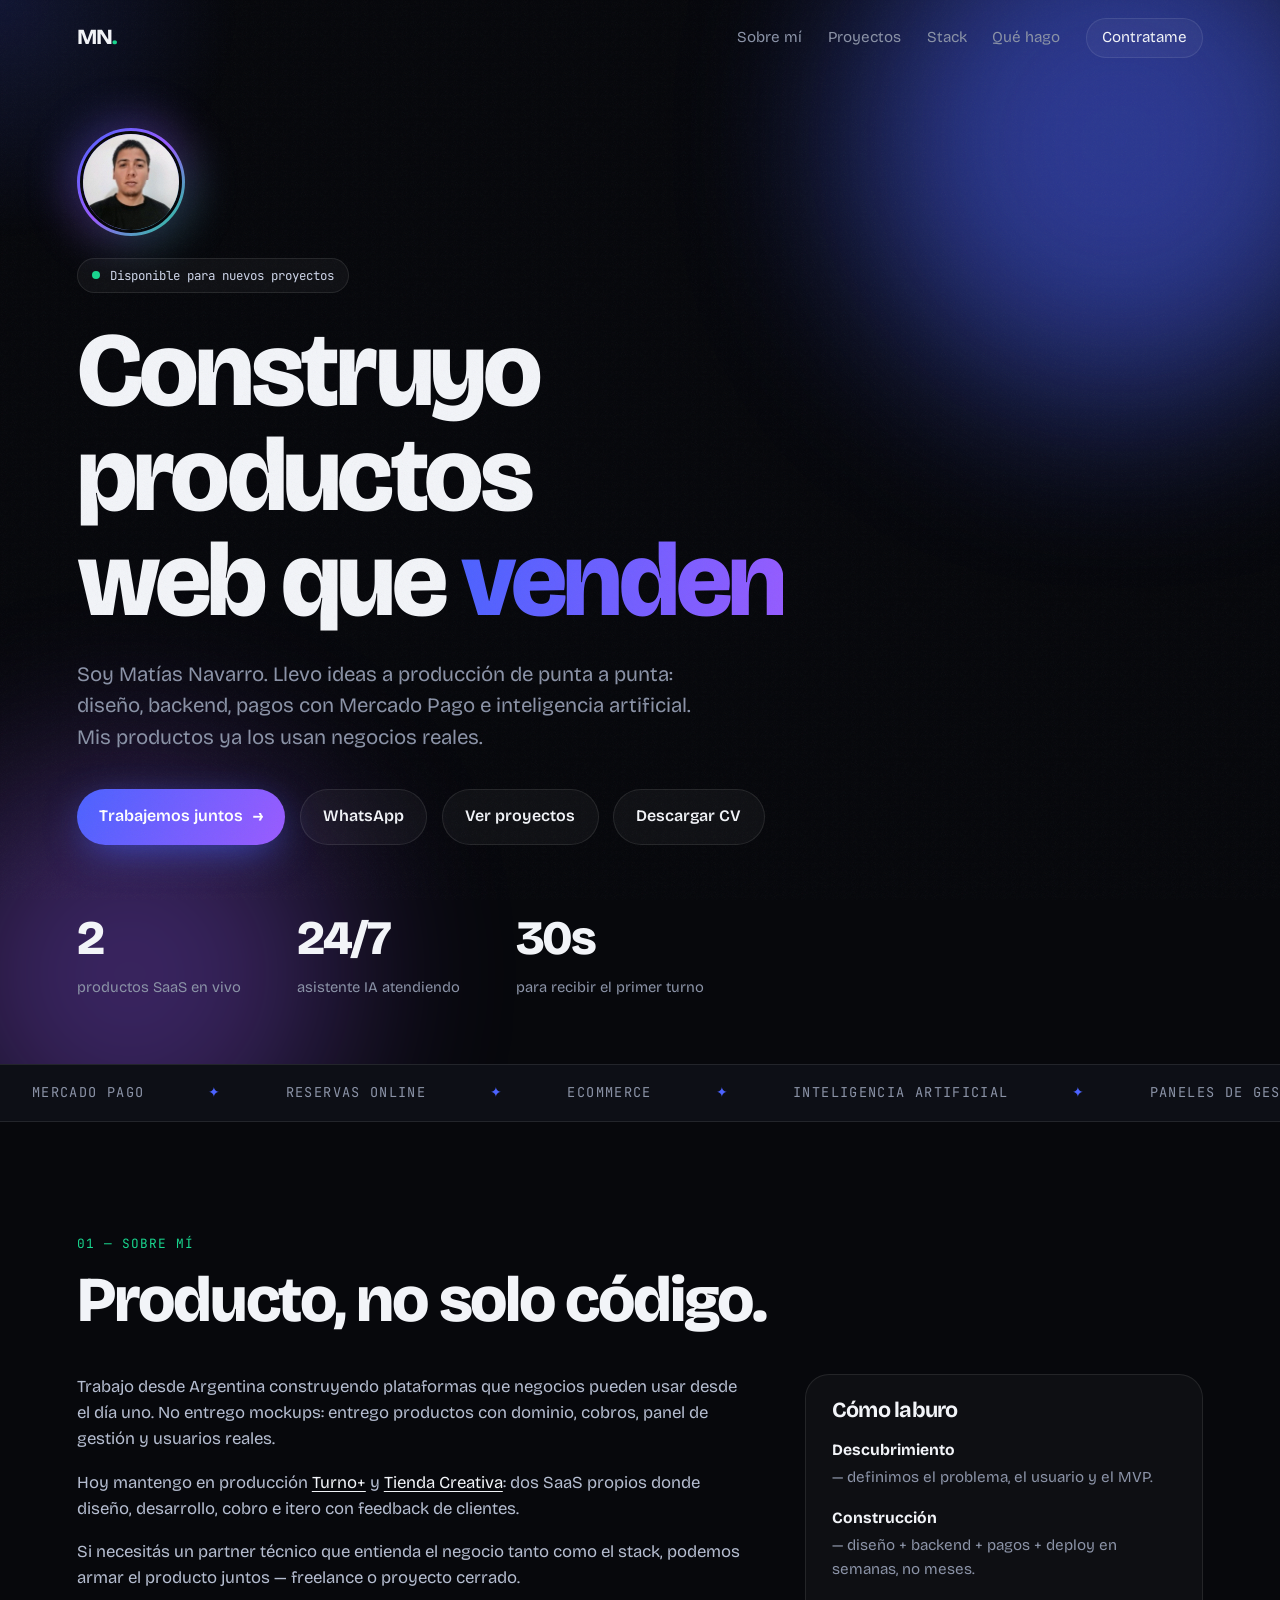
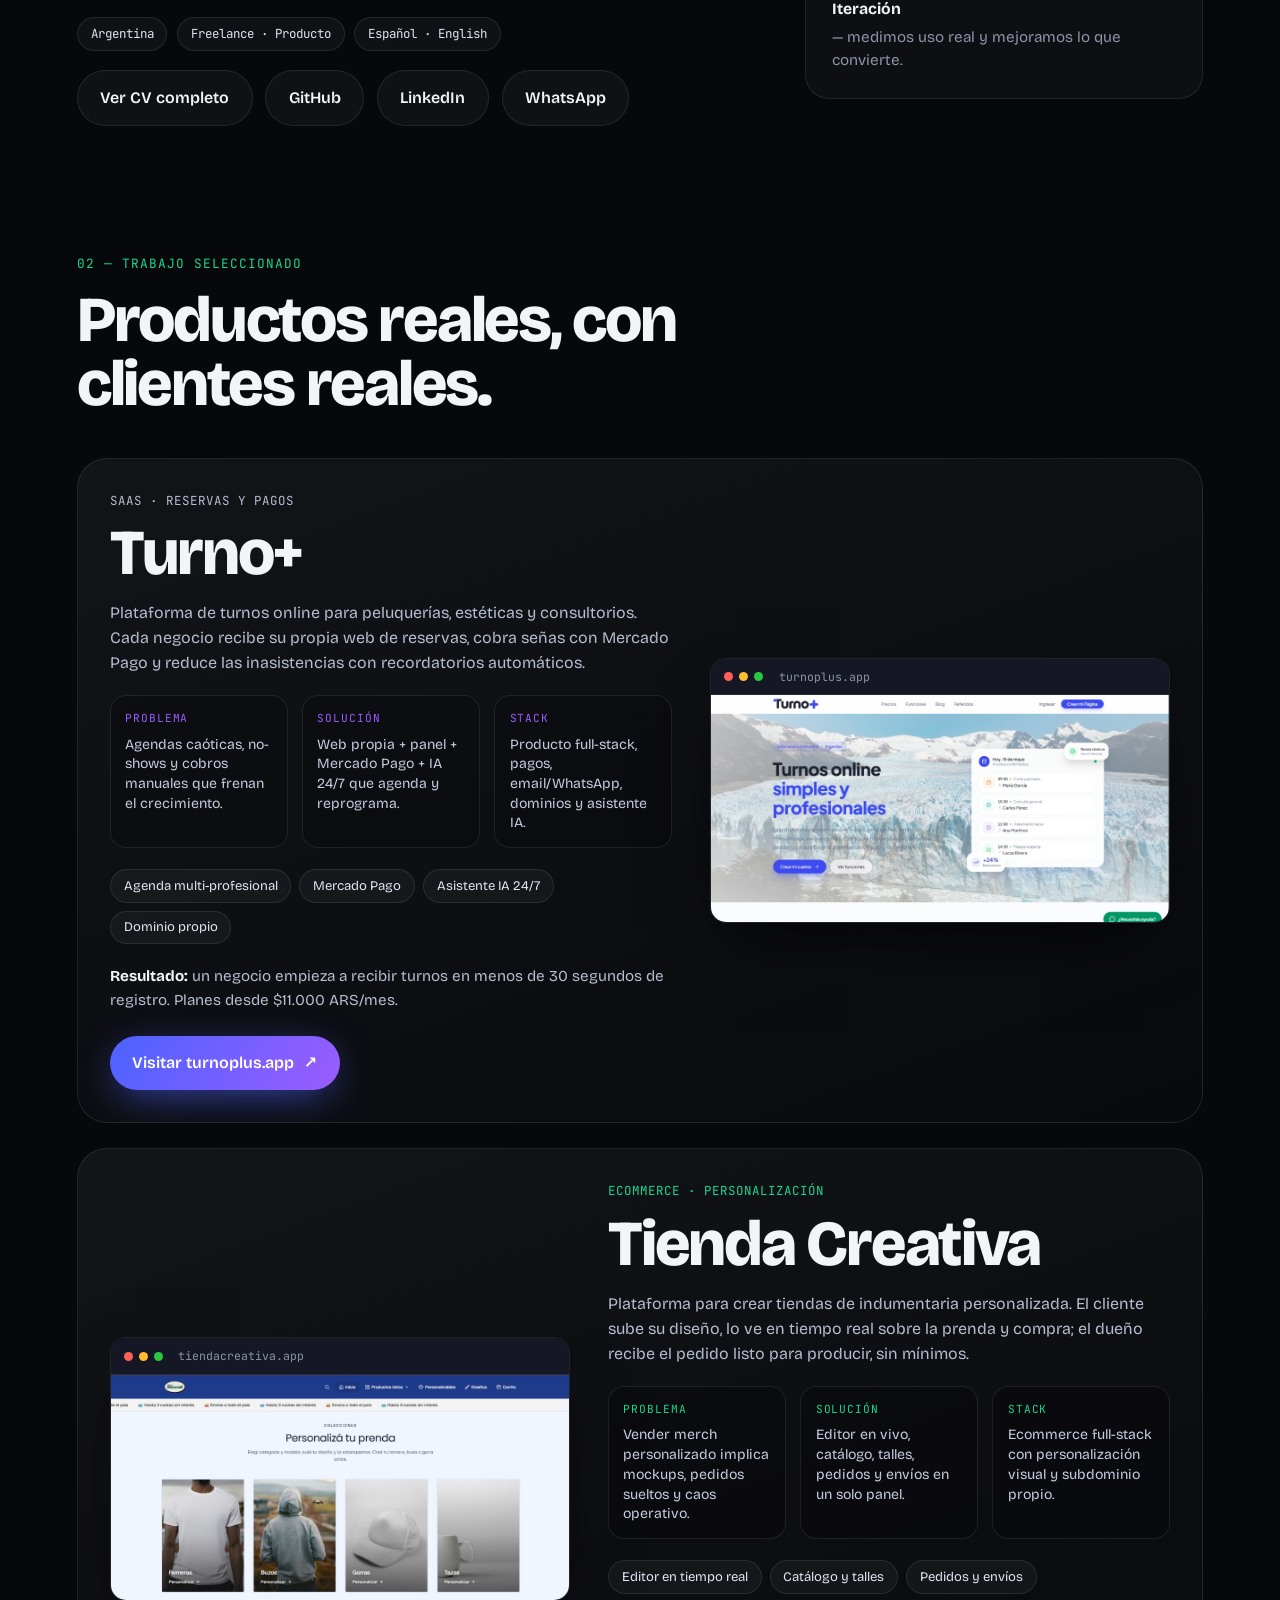
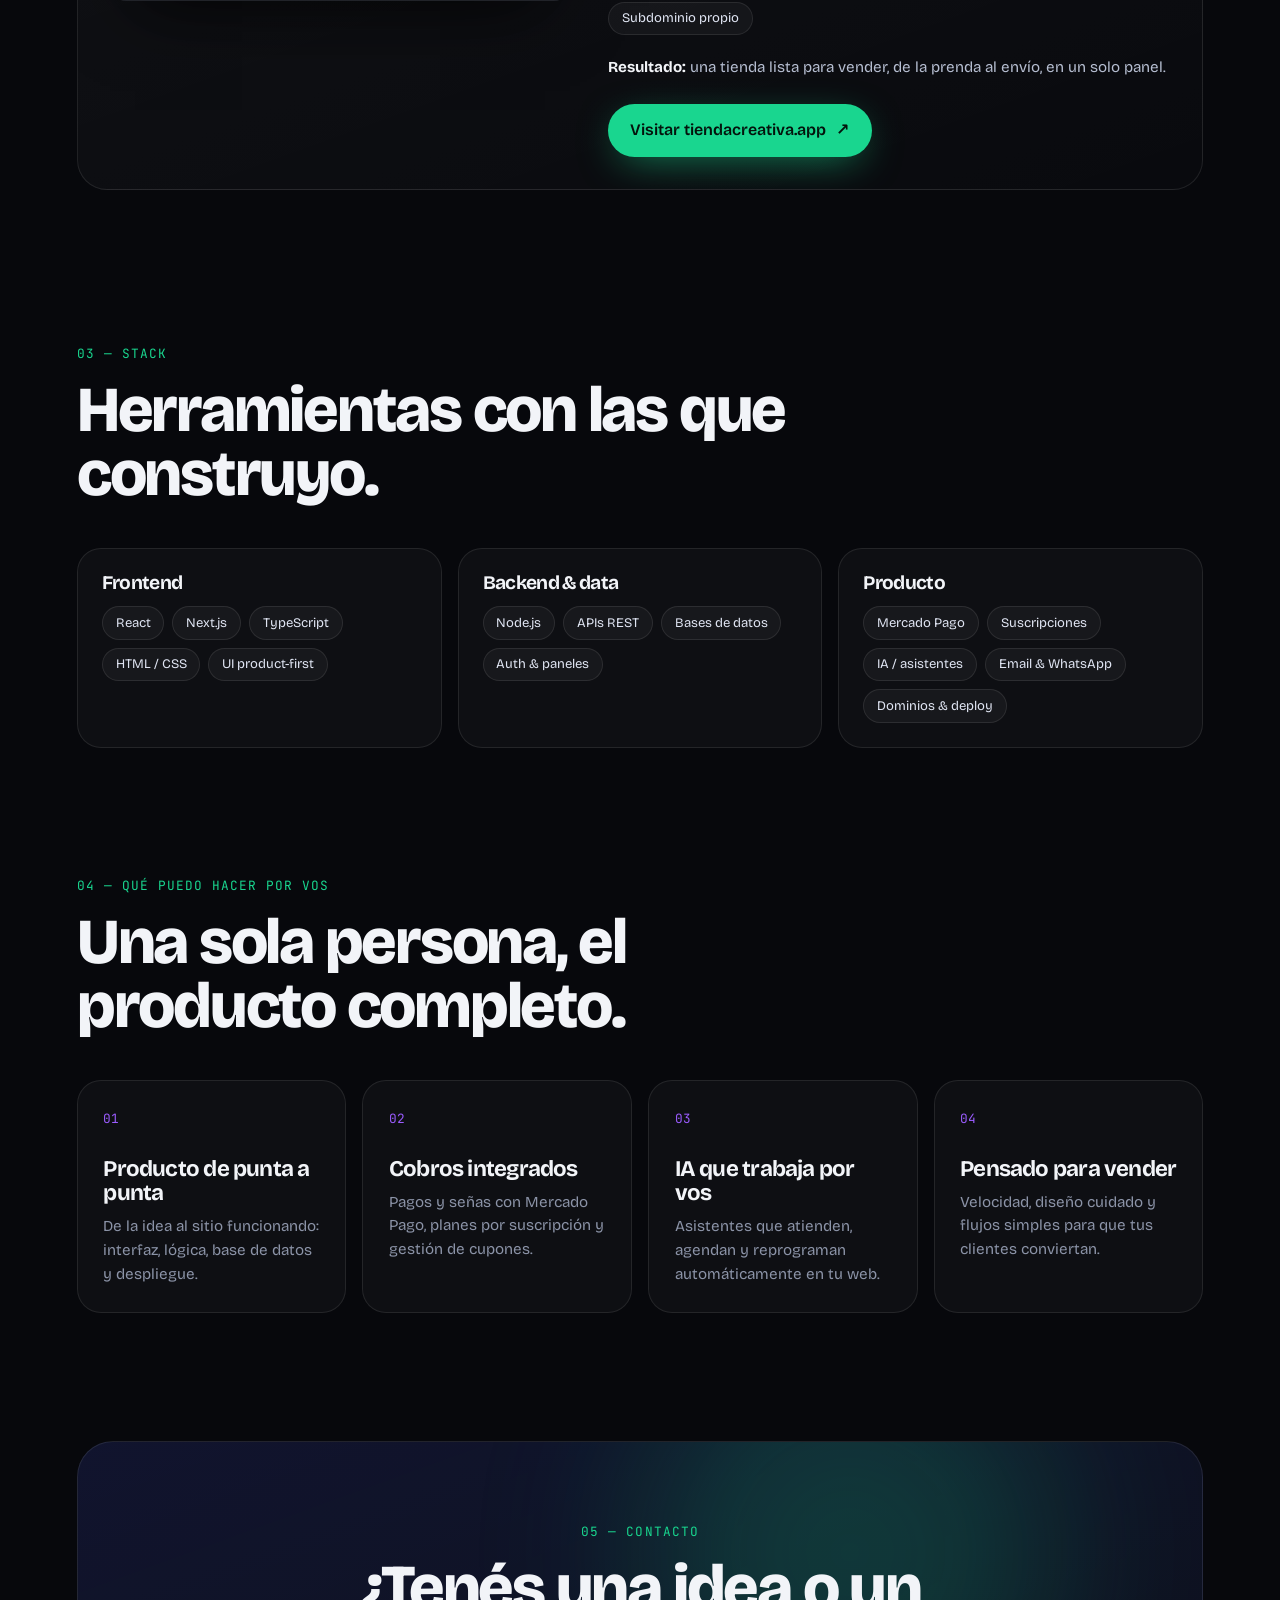
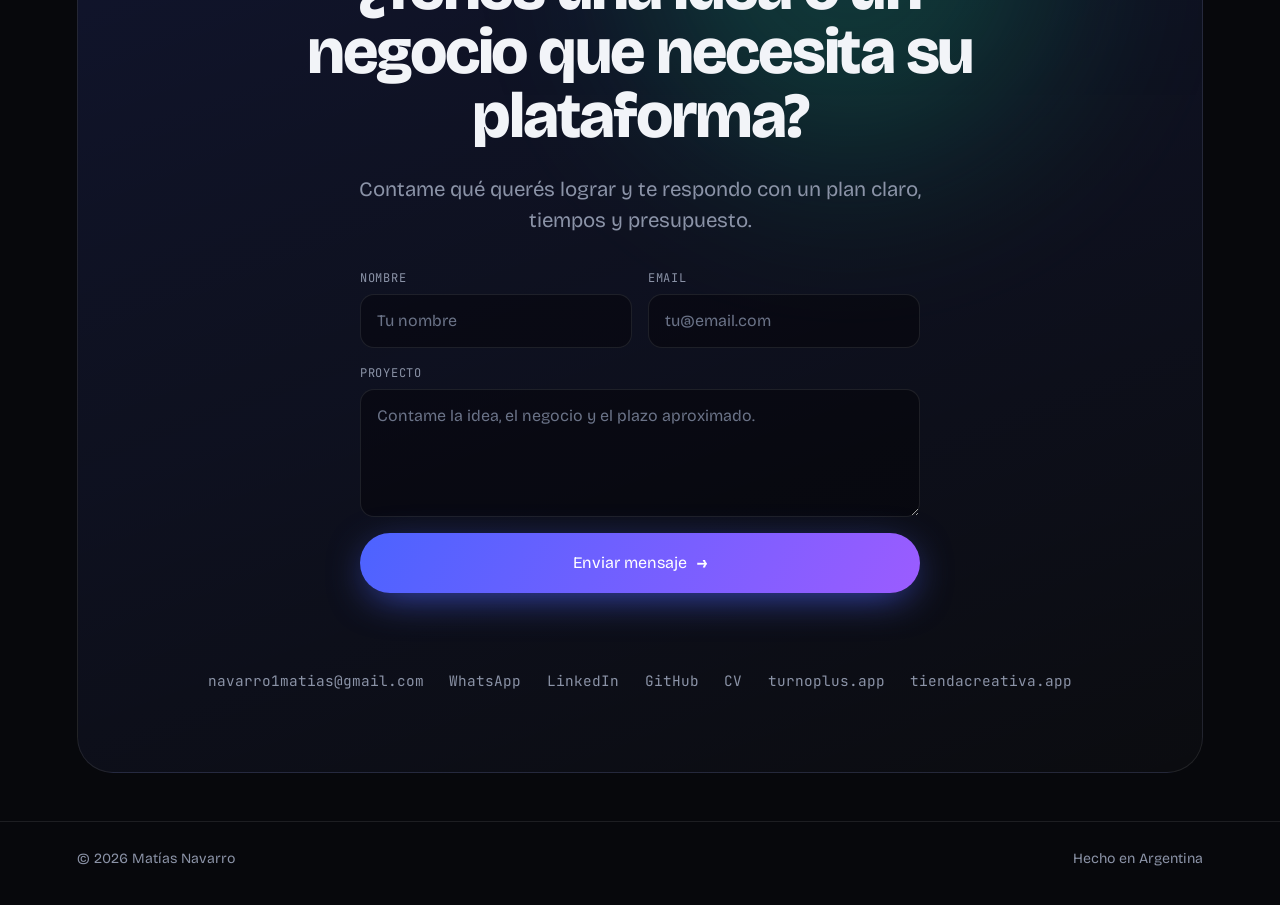
<file: index.html>
<!DOCTYPE html>
<html lang="es">
<head>
  <meta charset="UTF-8" />
  <meta name="viewport" content="width=device-width, initial-scale=1" />
  <meta name="color-scheme" content="dark" />
  <title>Matías Navarro — Desarrollador de productos web</title>
  <meta name="description" content="Matías Navarro diseña y desarrolla productos web completos: SaaS, pagos con Mercado Pago, ecommerce e IA. Mirá Turno+ y Tienda Creativa funcionando en producción." />
  <meta name="author" content="Matías Navarro" />
  <meta name="theme-color" content="#07080c" />
  <link rel="canonical" href="https://navarromatias.vercel.app/" />

  <meta property="og:type" content="website" />
  <meta property="og:locale" content="es_AR" />
  <meta property="og:url" content="https://navarromatias.vercel.app/" />
  <meta property="og:title" content="Matías Navarro — Desarrollador de productos web" />
  <meta property="og:description" content="Productos web de punta a punta: SaaS, Mercado Pago, ecommerce e IA. Turno+ y Tienda Creativa en producción." />
  <meta property="og:image" content="https://navarromatias.vercel.app/img/turnoplus.png" />
  <meta property="og:image:alt" content="Captura de Turno+, producto de Matías Navarro" />

  <meta name="twitter:card" content="summary_large_image" />
  <meta name="twitter:title" content="Matías Navarro — Desarrollador de productos web" />
  <meta name="twitter:description" content="Productos web de punta a punta: SaaS, Mercado Pago, ecommerce e IA." />
  <meta name="twitter:image" content="https://navarromatias.vercel.app/img/turnoplus.png" />

  <link rel="icon" href="favicon.svg" type="image/svg+xml" />
  <link rel="apple-touch-icon" href="img/avatar.jpg" />

  <link rel="preconnect" href="https://fonts.googleapis.com" />
  <link rel="preconnect" href="https://fonts.gstatic.com" crossorigin />
  <link href="https://fonts.googleapis.com/css2?family=Bricolage+Grotesque:opsz,wght@12..96,400;12..96,600;12..96,800&family=JetBrains+Mono:wght@400;500&display=swap" rel="stylesheet" />
  <link rel="stylesheet" href="styles.css" />
</head>
<body>
  <div class="progress" id="progress"></div>
  <div class="cursor-glow" id="glow"></div>
  <div class="grain"></div>

  <header class="nav" id="nav">
    <a class="mark" href="#inicio">MN<span>.</span></a>
    <nav>
      <a href="#sobre">Sobre mí</a>
      <a href="#proyectos">Proyectos</a>
      <a href="#stack">Stack</a>
      <a href="#hago">Qué hago</a>
      <a href="#contacto" class="nav-cta">Contratame</a>
    </nav>
  </header>

  <main id="inicio">
    <section class="hero">
      <div class="orb orb-a"></div>
      <div class="orb orb-b"></div>

      <div class="avatar reveal" id="avatar" data-src="img/avatar.jpg">
        <span class="avatar-fallback">MN</span>
      </div>

      <p class="badge reveal"><i></i> Disponible para nuevos proyectos</p>
      <h1 class="reveal">
        Construyo productos<br />
        web que <span class="rotator"><span id="word">venden</span></span>
      </h1>
      <p class="lede reveal">
        Soy Matías Navarro. Llevo ideas a producción de punta a punta: diseño, backend,
        pagos con Mercado Pago e inteligencia artificial. Mis productos ya los usan negocios reales.
      </p>
      <div class="hero-actions reveal">
        <a class="btn btn-primary magnetic" href="#contacto">Trabajemos juntos <b>→</b></a>
        <a class="btn btn-ghost" href="https://wa.me/5491167515504" target="_blank" rel="noopener noreferrer">WhatsApp</a>
        <a class="btn btn-ghost" href="#proyectos">Ver proyectos</a>
        <a class="btn btn-ghost" href="cv.html">Descargar CV</a>
      </div>

      <div class="stats reveal">
        <div><strong data-count="2">0</strong><span>productos SaaS en vivo</span></div>
        <div><strong data-count="24" data-suffix="/7">0</strong><span>asistente IA atendiendo</span></div>
        <div><strong data-count="30" data-suffix="s">0</strong><span>para recibir el primer turno</span></div>
      </div>
    </section>

    <div class="marquee" aria-hidden="true">
      <div class="track">
        <span>Mercado Pago</span><span>Reservas online</span><span>Ecommerce</span><span>Inteligencia artificial</span><span>Paneles de gestión</span><span>Dominios propios</span><span>Recordatorios automáticos</span>
        <span>Mercado Pago</span><span>Reservas online</span><span>Ecommerce</span><span>Inteligencia artificial</span><span>Paneles de gestión</span><span>Dominios propios</span><span>Recordatorios automáticos</span>
      </div>
    </div>

    <section id="sobre" class="section about">
      <header class="section-head reveal">
        <p class="eyebrow">01 — Sobre mí</p>
        <h2>Producto, no solo código.</h2>
      </header>
      <div class="about-grid">
        <div class="about-copy reveal">
          <p>
            Trabajo desde Argentina construyendo plataformas que negocios pueden usar desde el día uno.
            No entrego mockups: entrego productos con dominio, cobros, panel de gestión y usuarios reales.
          </p>
          <p>
            Hoy mantengo en producción <a href="https://turnoplus.app" target="_blank" rel="noopener noreferrer">Turno+</a>
            y <a href="https://tiendacreativa.app" target="_blank" rel="noopener noreferrer">Tienda Creativa</a>:
            dos SaaS propios donde diseño, desarrollo, cobro e itero con feedback de clientes.
          </p>
          <p>
            Si necesitás un partner técnico que entienda el negocio tanto como el stack,
            podemos armar el producto juntos — freelance o proyecto cerrado.
          </p>
          <div class="about-meta">
            <span>Argentina</span>
            <span>Freelance · Producto</span>
            <span>Español · English</span>
          </div>
          <div class="about-actions">
            <a class="btn btn-ghost" href="cv.html">Ver CV completo</a>
            <a class="btn btn-ghost" href="https://github.com/MatiasNavarro-dev" target="_blank" rel="noopener noreferrer">GitHub</a>
            <a class="btn btn-ghost" href="https://linkedin.com/in/marcelomatiasnavarro" target="_blank" rel="noopener noreferrer">LinkedIn</a>
            <a class="btn btn-ghost" href="https://wa.me/5491167515504" target="_blank" rel="noopener noreferrer">WhatsApp</a>
          </div>
        </div>
        <aside class="about-aside reveal">
          <h3>Cómo laburo</h3>
          <ul class="about-list">
            <li><strong>Descubrimiento</strong> — definimos el problema, el usuario y el MVP.</li>
            <li><strong>Construcción</strong> — diseño + backend + pagos + deploy en semanas, no meses.</li>
            <li><strong>Iteración</strong> — medimos uso real y mejoramos lo que convierte.</li>
          </ul>
        </aside>
      </div>
    </section>

    <section id="proyectos" class="section">
      <header class="section-head reveal">
        <p class="eyebrow">02 — Trabajo seleccionado</p>
        <h2>Productos reales, con clientes reales.</h2>
      </header>

      <article class="card card-turno reveal tilt">
        <div class="card-copy">
          <p class="kicker">SaaS · Reservas y pagos</p>
          <h3>Turno+</h3>
          <p>
            Plataforma de turnos online para peluquerías, estéticas y consultorios. Cada negocio
            recibe su propia web de reservas, cobra señas con Mercado Pago y reduce las
            inasistencias con recordatorios automáticos.
          </p>
          <div class="case">
            <div><span>Problema</span><p>Agendas caóticas, no-shows y cobros manuales que frenan el crecimiento.</p></div>
            <div><span>Solución</span><p>Web propia + panel + Mercado Pago + IA 24/7 que agenda y reprograma.</p></div>
            <div><span>Stack</span><p>Producto full-stack, pagos, email/WhatsApp, dominios y asistente IA.</p></div>
          </div>
          <ul class="chips">
            <li>Agenda multi-profesional</li>
            <li>Mercado Pago</li>
            <li>Asistente IA 24/7</li>
            <li>Dominio propio</li>
          </ul>
          <p class="result"><b>Resultado:</b> un negocio empieza a recibir turnos en menos de 30 segundos de registro. Planes desde $11.000 ARS/mes.</p>
          <a class="btn btn-primary" href="https://turnoplus.app" target="_blank" rel="noopener noreferrer">Visitar turnoplus.app <b>↗</b></a>
        </div>
        <a class="shot" href="https://turnoplus.app" target="_blank" rel="noopener noreferrer">
          <div class="shot-bar"><span></span><span></span><span></span><em>turnoplus.app</em></div>
          <img src="img/turnoplus.png" alt="Captura de la página de inicio de Turno+" loading="lazy" />
        </a>
      </article>

      <article class="card card-tienda reveal tilt">
        <a class="shot" href="https://tiendacreativa.app" target="_blank" rel="noopener noreferrer">
          <div class="shot-bar"><span></span><span></span><span></span><em>tiendacreativa.app</em></div>
          <img src="img/tiendacreativa.png" alt="Captura de la página de inicio de Tienda Creativa" loading="lazy" />
        </a>
        <div class="card-copy">
          <p class="kicker">Ecommerce · Personalización</p>
          <h3>Tienda Creativa</h3>
          <p>
            Plataforma para crear tiendas de indumentaria personalizada. El cliente sube su
            diseño, lo ve en tiempo real sobre la prenda y compra; el dueño recibe el pedido
            listo para producir, sin mínimos.
          </p>
          <div class="case">
            <div><span>Problema</span><p>Vender merch personalizado implica mockups, pedidos sueltos y caos operativo.</p></div>
            <div><span>Solución</span><p>Editor en vivo, catálogo, talles, pedidos y envíos en un solo panel.</p></div>
            <div><span>Stack</span><p>Ecommerce full-stack con personalización visual y subdominio propio.</p></div>
          </div>
          <ul class="chips">
            <li>Editor en tiempo real</li>
            <li>Catálogo y talles</li>
            <li>Pedidos y envíos</li>
            <li>Subdominio propio</li>
          </ul>
          <p class="result"><b>Resultado:</b> una tienda lista para vender, de la prenda al envío, en un solo panel.</p>
          <a class="btn btn-green" href="https://tiendacreativa.app" target="_blank" rel="noopener noreferrer">Visitar tiendacreativa.app <b>↗</b></a>
        </div>
      </article>
    </section>

    <section id="stack" class="section">
      <header class="section-head reveal">
        <p class="eyebrow">03 — Stack</p>
        <h2>Herramientas con las que construyo.</h2>
      </header>
      <div class="stack-groups">
        <div class="stack-group reveal">
          <h3>Frontend</h3>
          <ul class="chips">
            <li>React</li>
            <li>Next.js</li>
            <li>TypeScript</li>
            <li>HTML / CSS</li>
            <li>UI product-first</li>
          </ul>
        </div>
        <div class="stack-group reveal">
          <h3>Backend &amp; data</h3>
          <ul class="chips">
            <li>Node.js</li>
            <li>APIs REST</li>
            <li>Bases de datos</li>
            <li>Auth &amp; paneles</li>
          </ul>
        </div>
        <div class="stack-group reveal">
          <h3>Producto</h3>
          <ul class="chips">
            <li>Mercado Pago</li>
            <li>Suscripciones</li>
            <li>IA / asistentes</li>
            <li>Email &amp; WhatsApp</li>
            <li>Dominios &amp; deploy</li>
          </ul>
        </div>
      </div>
    </section>

    <section id="hago" class="section">
      <header class="section-head reveal">
        <p class="eyebrow">04 — Qué puedo hacer por vos</p>
        <h2>Una sola persona, el producto completo.</h2>
      </header>
      <div class="grid">
        <div class="tile reveal"><em>01</em><h4>Producto de punta a punta</h4><p>De la idea al sitio funcionando: interfaz, lógica, base de datos y despliegue.</p></div>
        <div class="tile reveal"><em>02</em><h4>Cobros integrados</h4><p>Pagos y señas con Mercado Pago, planes por suscripción y gestión de cupones.</p></div>
        <div class="tile reveal"><em>03</em><h4>IA que trabaja por vos</h4><p>Asistentes que atienden, agendan y reprograman automáticamente en tu web.</p></div>
        <div class="tile reveal"><em>04</em><h4>Pensado para vender</h4><p>Velocidad, diseño cuidado y flujos simples para que tus clientes conviertan.</p></div>
      </div>
    </section>

    <section id="contacto" class="contact reveal">
      <div class="orb orb-c"></div>
      <p class="eyebrow">05 — Contacto</p>
      <h2>¿Tenés una idea o un negocio que necesita su plataforma?</h2>
      <p class="lede">Contame qué querés lograr y te respondo con un plan claro, tiempos y presupuesto.</p>

      <form class="contact-form" id="contact-form" novalidate>
        <div class="field">
          <label for="name">Nombre</label>
          <input id="name" name="name" type="text" autocomplete="name" required placeholder="Tu nombre" />
        </div>
        <div class="field">
          <label for="email">Email</label>
          <input id="email" name="email" type="email" autocomplete="email" required placeholder="tu@email.com" />
        </div>
        <div class="field field-full">
          <label for="message">Proyecto</label>
          <textarea id="message" name="message" rows="4" required placeholder="Contame la idea, el negocio y el plazo aproximado."></textarea>
        </div>
        <button class="btn btn-primary btn-big magnetic" type="submit">Enviar mensaje <b>→</b></button>
        <p class="form-status" id="form-status" role="status" aria-live="polite"></p>
      </form>

      <div class="links">
        <a href="mailto:navarro1matias@gmail.com">navarro1matias@gmail.com</a>
        <a href="https://wa.me/5491167515504" target="_blank" rel="noopener noreferrer">WhatsApp</a>
        <a href="https://linkedin.com/in/marcelomatiasnavarro" target="_blank" rel="noopener noreferrer">LinkedIn</a>
        <a href="https://github.com/MatiasNavarro-dev" target="_blank" rel="noopener noreferrer">GitHub</a>
        <a href="cv.html">CV</a>
        <a href="https://turnoplus.app" target="_blank" rel="noopener noreferrer">turnoplus.app</a>
        <a href="https://tiendacreativa.app" target="_blank" rel="noopener noreferrer">tiendacreativa.app</a>
      </div>
    </section>
  </main>

  <footer>
    <span>© 2026 Matías Navarro</span>
    <span>Hecho en Argentina</span>
  </footer>

  <script src="main.js"></script>
</body>
</html>
</file>
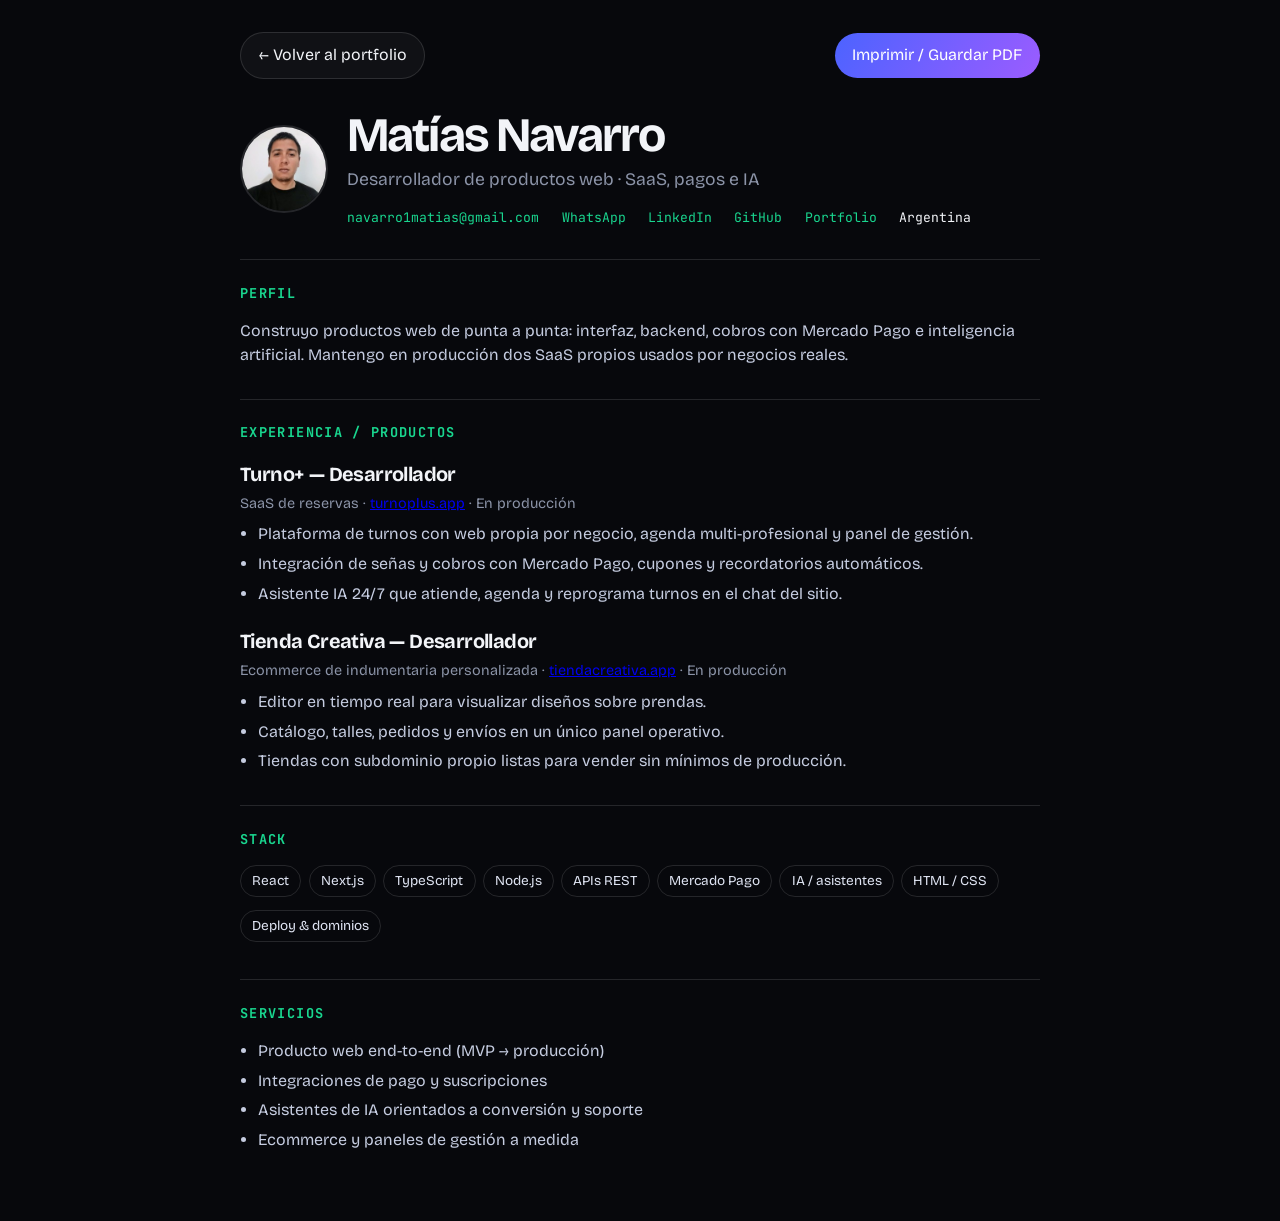
<file: cv.html>
<!DOCTYPE html>
<html lang="es">
<head>
  <meta charset="UTF-8" />
  <meta name="viewport" content="width=device-width, initial-scale=1" />
  <meta name="color-scheme" content="dark light" />
  <title>CV — Matías Navarro</title>
  <meta name="description" content="Curriculum de Matías Navarro: desarrollador de productos web, SaaS, Mercado Pago e IA." />
  <meta name="robots" content="noindex" />
  <link rel="icon" href="favicon.svg" type="image/svg+xml" />
  <link rel="preconnect" href="https://fonts.googleapis.com" />
  <link rel="preconnect" href="https://fonts.gstatic.com" crossorigin />
  <link href="https://fonts.googleapis.com/css2?family=Bricolage+Grotesque:opsz,wght@12..96,400;12..96,600;12..96,800&family=JetBrains+Mono:wght@400;500&display=swap" rel="stylesheet" />
  <style>
    :root {
      --bg: #07080c;
      --ink: #f2f4f8;
      --muted: #8b93a7;
      --line: rgba(255, 255, 255, 0.12);
      --blue: #4c63ff;
      --green: #19d68f;
    }
    * { box-sizing: border-box; }
    body {
      margin: 0; background: var(--bg); color: var(--ink);
      font-family: "Bricolage Grotesque", system-ui, sans-serif;
      line-height: 1.5; padding: 2rem 1.2rem 4rem;
    }
    .wrap { max-width: 800px; margin: 0 auto; }
    .bar {
      display: flex; flex-wrap: wrap; gap: 0.8rem; justify-content: space-between;
      align-items: center; margin-bottom: 2rem;
    }
    .bar a, .bar button {
      font: inherit; cursor: pointer; text-decoration: none; color: var(--ink);
      padding: 0.65rem 1.1rem; border-radius: 999px; border: 1px solid var(--line);
      background: rgba(255, 255, 255, 0.04);
    }
    .bar .print {
      background: linear-gradient(120deg, var(--blue), #9b5cff); border: none; color: #fff;
    }
    header { display: flex; gap: 1.2rem; align-items: center; margin-bottom: 2rem; }
    header img {
      width: 88px; height: 88px; border-radius: 50%; object-fit: cover;
      border: 2px solid var(--line);
    }
    h1 { margin: 0; font-size: clamp(2rem, 5vw, 3rem); letter-spacing: -0.04em; line-height: 1; }
    .role { margin: 0.5rem 0 0; color: var(--muted); font-size: 1.1rem; }
    .contact-row {
      display: flex; flex-wrap: wrap; gap: 0.8rem 1.4rem; margin-top: 0.9rem;
      font-family: "JetBrains Mono", monospace; font-size: 0.82rem;
    }
    .contact-row a { color: var(--green); text-decoration: none; }
    section { margin-top: 2rem; padding-top: 1.4rem; border-top: 1px solid var(--line); }
    h2 {
      margin: 0 0 1rem; font-size: 0.85rem; letter-spacing: 0.1em;
      text-transform: uppercase; font-family: "JetBrains Mono", monospace; color: var(--green);
    }
    p { color: #c5cce0; margin: 0 0 0.8rem; }
    .job { margin-bottom: 1.3rem; }
    .job h3 { margin: 0 0 0.25rem; font-size: 1.25rem; letter-spacing: -0.03em; }
    .job .meta { color: var(--muted); font-size: 0.9rem; margin-bottom: 0.5rem; }
    ul { margin: 0; padding-left: 1.1rem; color: #c5cce0; }
    li { margin-bottom: 0.35rem; }
    .chips { list-style: none; display: flex; flex-wrap: wrap; gap: 0.45rem; padding: 0; }
    .chips li {
      padding: 0.3rem 0.7rem; border-radius: 999px; border: 1px solid var(--line);
      font-size: 0.85rem; color: #dfe4f2;
    }
    @media print {
      body { background: #fff; color: #111; padding: 0; }
      .bar { display: none; }
      p, ul, .job .meta, .role { color: #333; }
      .contact-row a { color: #0a6; }
      h2 { color: #0a6; }
      section { border-color: #ddd; }
      header img { border-color: #ccc; }
      .chips li { border-color: #ccc; color: #222; }
    }
  </style>
</head>
<body>
  <div class="wrap">
    <div class="bar">
      <a href="index.html">← Volver al portfolio</a>
      <button class="print" type="button" onclick="window.print()">Imprimir / Guardar PDF</button>
    </div>

    <header>
      <img src="img/avatar.jpg" alt="Matías Navarro" />
      <div>
        <h1>Matías Navarro</h1>
        <p class="role">Desarrollador de productos web · SaaS, pagos e IA</p>
        <div class="contact-row">
          <a href="mailto:navarro1matias@gmail.com">navarro1matias@gmail.com</a>
          <a href="https://wa.me/5491167515504" target="_blank" rel="noopener noreferrer">WhatsApp</a>
          <a href="https://linkedin.com/in/marcelomatiasnavarro" target="_blank" rel="noopener noreferrer">LinkedIn</a>
          <a href="https://github.com/MatiasNavarro-dev" target="_blank" rel="noopener noreferrer">GitHub</a>
          <a href="https://navarromatias.vercel.app" target="_blank" rel="noopener noreferrer">Portfolio</a>
          <span>Argentina</span>
        </div>
      </div>
    </header>

    <section>
      <h2>Perfil</h2>
      <p>
        Construyo productos web de punta a punta: interfaz, backend, cobros con Mercado Pago
        e inteligencia artificial. Mantengo en producción dos SaaS propios usados por negocios reales.
      </p>
    </section>

    <section>
      <h2>Experiencia / Productos</h2>
      <div class="job">
        <h3>Turno+ — Desarrollador</h3>
        <p class="meta">SaaS de reservas · <a href="https://turnoplus.app">turnoplus.app</a> · En producción</p>
        <ul>
          <li>Plataforma de turnos con web propia por negocio, agenda multi-profesional y panel de gestión.</li>
          <li>Integración de señas y cobros con Mercado Pago, cupones y recordatorios automáticos.</li>
          <li>Asistente IA 24/7 que atiende, agenda y reprograma turnos en el chat del sitio.</li>
        </ul>
      </div>
      <div class="job">
        <h3>Tienda Creativa — Desarrollador</h3>
        <p class="meta">Ecommerce de indumentaria personalizada · <a href="https://tiendacreativa.app">tiendacreativa.app</a> · En producción</p>
        <ul>
          <li>Editor en tiempo real para visualizar diseños sobre prendas.</li>
          <li>Catálogo, talles, pedidos y envíos en un único panel operativo.</li>
          <li>Tiendas con subdominio propio listas para vender sin mínimos de producción.</li>
        </ul>
      </div>
    </section>

    <section>
      <h2>Stack</h2>
      <ul class="chips">
        <li>React</li>
        <li>Next.js</li>
        <li>TypeScript</li>
        <li>Node.js</li>
        <li>APIs REST</li>
        <li>Mercado Pago</li>
        <li>IA / asistentes</li>
        <li>HTML / CSS</li>
        <li>Deploy &amp; dominios</li>
      </ul>
    </section>

    <section>
      <h2>Servicios</h2>
      <ul>
        <li>Producto web end-to-end (MVP → producción)</li>
        <li>Integraciones de pago y suscripciones</li>
        <li>Asistentes de IA orientados a conversión y soporte</li>
        <li>Ecommerce y paneles de gestión a medida</li>
      </ul>
    </section>
  </div>
</body>
</html>
</file>
<file: styles.css>
:root {
  --bg: #07080c;
  --bg2: #0d0f16;
  --ink: #f2f4f8;
  --muted: #8b93a7;
  --line: rgba(255, 255, 255, 0.09);
  --blue: #4c63ff;
  --violet: #9b5cff;
  --green: #19d68f;
  --ease: cubic-bezier(0.22, 1, 0.36, 1);
}

* { box-sizing: border-box; }
html { scroll-behavior: smooth; }

body {
  margin: 0;
  background: var(--bg);
  color: var(--ink);
  font-family: "Bricolage Grotesque", system-ui, sans-serif;
  line-height: 1.55;
  overflow-x: hidden;
}

a { color: inherit; }
::selection { background: var(--blue); color: #fff; }

.grain {
  position: fixed; inset: 0; pointer-events: none; z-index: 50; opacity: 0.05;
  background-image: url("data:image/svg+xml;utf8,<svg xmlns='http://www.w3.org/2000/svg' width='160' height='160'><filter id='n'><feTurbulence baseFrequency='.9' numOctaves='2'/></filter><rect width='100%' height='100%' filter='url(%23n)'/></svg>");
}

.progress {
  position: fixed; top: 0; left: 0; height: 3px; width: 0; z-index: 60;
  background: linear-gradient(90deg, var(--blue), var(--violet), var(--green));
}

.cursor-glow {
  position: fixed; width: 520px; height: 520px; border-radius: 50%;
  pointer-events: none; z-index: 0; left: 0; top: 0;
  background: radial-gradient(circle, rgba(76, 99, 255, 0.16), transparent 65%);
  transform: translate(-50%, -50%);
  transition: opacity 0.4s;
}

/* NAV */
.nav {
  position: fixed; top: 0; left: 0; right: 0; z-index: 40;
  display: flex; justify-content: space-between; align-items: center;
  padding: 1.1rem 6vw;
  transition: background 0.4s, border-color 0.4s, padding 0.4s;
  border-bottom: 1px solid transparent;
}
.nav.scrolled {
  background: rgba(7, 8, 12, 0.75);
  backdrop-filter: blur(14px);
  border-color: var(--line);
  padding-top: 0.75rem; padding-bottom: 0.75rem;
}
.mark { text-decoration: none; font-weight: 800; font-size: 1.35rem; letter-spacing: -0.04em; }
.mark span { color: var(--green); }
.nav nav { display: flex; align-items: center; gap: 1.6rem; }
.nav nav a { text-decoration: none; color: var(--muted); font-size: 0.95rem; transition: color 0.2s; }
.nav nav a:hover { color: var(--ink); }
.nav-cta {
  color: var(--ink) !important; border: 1px solid var(--line); padding: 0.45rem 0.95rem;
  border-radius: 999px; background: rgba(255, 255, 255, 0.04);
}
.nav-cta:hover { border-color: var(--blue); box-shadow: 0 0 24px rgba(76, 99, 255, 0.4); }

/* HERO */
.hero {
  position: relative; min-height: 100svh;
  display: flex; flex-direction: column; justify-content: center;
  padding: 8rem 6vw 4rem; overflow: hidden; z-index: 1;
}
.orb { position: absolute; border-radius: 50%; filter: blur(90px); z-index: -1; opacity: 0.55; }
.orb-a { width: 520px; height: 520px; background: var(--blue); top: -120px; right: -100px; animation: drift 14s ease-in-out infinite alternate; }
.orb-b { width: 420px; height: 420px; background: var(--violet); bottom: -120px; left: -80px; opacity: 0.35; animation: drift 18s ease-in-out infinite alternate-reverse; }
.orb-c { width: 420px; height: 420px; background: var(--green); opacity: 0.2; top: -100px; left: 50%; animation: drift 16s ease-in-out infinite alternate; }

@keyframes drift {
  from { transform: translate(0, 0) scale(1); }
  to { transform: translate(-60px, 50px) scale(1.15); }
}

.badge {
  display: inline-flex; align-items: center; gap: 0.6rem; width: fit-content;
  margin: 0 0 1.6rem; padding: 0.4rem 0.9rem;
  font-family: "JetBrains Mono", monospace; font-size: 0.78rem; color: #cfd6ea;
  border: 1px solid var(--line); border-radius: 999px; background: rgba(255, 255, 255, 0.04);
}
.badge i {
  width: 8px; height: 8px; border-radius: 50%; background: var(--green);
  box-shadow: 0 0 0 0 rgba(25, 214, 143, 0.7); animation: pulse 2s infinite;
}
@keyframes pulse {
  70% { box-shadow: 0 0 0 10px rgba(25, 214, 143, 0); }
  100% { box-shadow: 0 0 0 0 rgba(25, 214, 143, 0); }
}

h1, h2, h3, h4 { margin: 0; letter-spacing: -0.035em; line-height: 1; }
h1 { font-size: clamp(2.8rem, 8.2vw, 7rem); font-weight: 800; max-width: 14ch; }
h1 .rotator {
  display: inline-block; position: relative;
  background: linear-gradient(100deg, var(--blue), var(--violet) 55%, var(--green));
  -webkit-background-clip: text; background-clip: text; color: transparent;
  background-size: 200% 100%; animation: shine 6s linear infinite;
}
@keyframes shine { to { background-position: -200% 0; } }
#word { display: inline-block; transition: transform 0.45s var(--ease), opacity 0.45s; }
#word.out { transform: translateY(-40%); opacity: 0; }

.lede { max-width: 40rem; color: var(--muted); font-size: clamp(1.05rem, 1.6vw, 1.3rem); margin: 1.6rem 0 0; }
.hero-actions { display: flex; flex-wrap: wrap; gap: 0.9rem; margin-top: 2.2rem; }

.btn {
  display: inline-flex; align-items: center; gap: 0.6rem; text-decoration: none;
  padding: 0.9rem 1.4rem; border-radius: 999px; font-weight: 600;
  transition: transform 0.3s var(--ease), box-shadow 0.3s, background 0.3s;
}
.btn b { transition: transform 0.3s var(--ease); }
.btn:hover b { transform: translateX(4px); }
.btn-primary {
  background: linear-gradient(120deg, var(--blue), var(--violet)); color: #fff;
  box-shadow: 0 10px 40px -10px rgba(76, 99, 255, 0.8);
}
.btn-primary:hover { box-shadow: 0 14px 54px -8px rgba(124, 92, 255, 0.95); transform: translateY(-2px); }
.btn-green { background: var(--green); color: #04130c; box-shadow: 0 10px 40px -12px rgba(25, 214, 143, 0.7); }
.btn-green:hover { transform: translateY(-2px); box-shadow: 0 14px 50px -8px rgba(25, 214, 143, 0.9); }
.btn-ghost { border: 1px solid var(--line); background: rgba(255, 255, 255, 0.04); }
.btn-ghost:hover { border-color: rgba(255, 255, 255, 0.3); transform: translateY(-2px); }
.btn-big { font-size: 1.2rem; padding: 1.1rem 1.9rem; }

.stats { display: flex; flex-wrap: wrap; gap: 2.5rem 3.5rem; margin-top: 3.5rem; }
.stats strong { display: block; font-size: clamp(2rem, 4vw, 3rem); font-weight: 800; letter-spacing: -0.04em; }
.stats span { color: var(--muted); font-size: 0.92rem; }

/* MARQUEE */
.marquee {
  border-block: 1px solid var(--line); overflow: hidden; background: var(--bg2);
  position: relative; z-index: 1;
}
.track { display: flex; width: max-content; animation: scroll 32s linear infinite; }
.track span {
  padding: 1.1rem 2rem; font-family: "JetBrains Mono", monospace; font-size: 0.85rem;
  text-transform: uppercase; letter-spacing: 0.1em; color: var(--muted); white-space: nowrap;
}
.track span::after { content: "✦"; margin-left: 4rem; color: var(--blue); }
@keyframes scroll { to { transform: translateX(-50%); } }

/* SECTIONS */
.section { position: relative; z-index: 1; padding: 7rem 6vw 1rem; }
.eyebrow {
  margin: 0 0 0.9rem; font-family: "JetBrains Mono", monospace; font-size: 0.8rem;
  color: var(--green); letter-spacing: 0.08em; text-transform: uppercase;
}
.section-head { margin-bottom: 2.6rem; }
.section-head h2, .contact h2 { font-size: clamp(2.1rem, 5vw, 4rem); font-weight: 800; max-width: 18ch; }

/* CARDS */
.card {
  display: grid; grid-template-columns: 1.1fr 0.9fr; gap: 2.4rem; align-items: center;
  padding: 2rem; margin-bottom: 1.6rem; border-radius: 30px;
  border: 1px solid var(--line);
  background: linear-gradient(160deg, rgba(255, 255, 255, 0.05), rgba(255, 255, 255, 0.01));
  position: relative; overflow: hidden;
  transform-style: preserve-3d;
  transition: border-color 0.4s, box-shadow 0.4s;
}
.card::before {
  content: ""; position: absolute; inset: 0; pointer-events: none; opacity: 0;
  background: radial-gradient(500px circle at var(--mx, 50%) var(--my, 50%), rgba(255, 255, 255, 0.09), transparent 45%);
  transition: opacity 0.3s;
}
.card:hover::before { opacity: 1; }
.card-turno:hover { border-color: rgba(76, 99, 255, 0.6); box-shadow: 0 30px 80px -30px rgba(76, 99, 255, 0.6); }
.card-tienda { grid-template-columns: 0.9fr 1.1fr; }
.card-tienda:hover { border-color: rgba(25, 214, 143, 0.55); box-shadow: 0 30px 80px -30px rgba(25, 214, 143, 0.5); }

.kicker { margin: 0 0 0.7rem; font-family: "JetBrains Mono", monospace; font-size: 0.78rem; letter-spacing: 0.08em; text-transform: uppercase; color: var(--blue); }
.card-tienda .kicker { color: var(--green); }
.card h3 { font-size: clamp(2.4rem, 5vw, 4rem); font-weight: 800; margin-bottom: 1rem; }
.card p { color: #b5bdd0; }

.chips { list-style: none; display: flex; flex-wrap: wrap; gap: 0.5rem; padding: 0; margin: 1.3rem 0; }
.chips li {
  padding: 0.35rem 0.8rem; border-radius: 999px; font-size: 0.82rem;
  border: 1px solid var(--line); background: rgba(255, 255, 255, 0.04); color: #dfe4f2;
}
.result { font-size: 0.95rem; margin-bottom: 1.5rem !important; }
.result b { color: var(--ink); }

.preview {
  position: relative; min-height: 340px; border-radius: 22px; display: grid; place-items: center; overflow: hidden;
}
.preview-turno { background: radial-gradient(circle at 70% 20%, rgba(76, 99, 255, 0.4), transparent 55%), #0f1224; }
.preview-tienda { background: radial-gradient(circle at 30% 20%, rgba(25, 214, 143, 0.35), transparent 55%), #08150f; }

.float { animation: float 6s ease-in-out infinite; }
@keyframes float { 50% { transform: translateY(-14px) rotate(-1deg); } }

.mock {
  width: min(86%, 300px); padding: 1rem; border-radius: 18px;
  background: rgba(255, 255, 255, 0.07); border: 1px solid var(--line);
  backdrop-filter: blur(10px); box-shadow: 0 30px 60px -20px rgba(0, 0, 0, 0.6);
}
.mock-bar { display: flex; gap: 6px; margin-bottom: 0.9rem; }
.mock-bar span { width: 9px; height: 9px; border-radius: 50%; background: rgba(255, 255, 255, 0.2); }
.mock-label { margin: 0 0 0.7rem !important; font-size: 0.85rem; font-weight: 600; color: #fff !important; }
.slot {
  display: flex; justify-content: space-between; padding: 0.6rem 0.75rem; margin-bottom: 0.5rem;
  border-radius: 12px; border: 1px solid var(--line); font-size: 0.88rem; color: #dfe4f2;
  opacity: 0; transform: translateX(-14px);
}
.slot.hot { border-color: rgba(25, 214, 143, 0.6); background: rgba(25, 214, 143, 0.12); }
.in .slot { animation: slotIn 0.6s var(--ease) forwards; }
.in .s1 { animation-delay: 0.3s; } .in .s2 { animation-delay: 0.55s; } .in .s3 { animation-delay: 0.8s; }
@keyframes slotIn { to { opacity: 1; transform: none; } }

.toast {
  position: absolute; right: 1rem; bottom: 1.2rem; padding: 0.55rem 0.9rem; border-radius: 12px;
  font-size: 0.8rem; background: var(--green); color: #04130c; font-weight: 600;
  opacity: 0; transform: translateY(16px) scale(0.95);
}
.in .toast { animation: toast 0.7s var(--ease) 1.3s forwards; }
@keyframes toast { to { opacity: 1; transform: none; } }

.shirt {
  width: 170px; height: 190px; background: #f3efe6; border-radius: 20px 20px 30px 30px;
  position: relative; display: grid; place-items: center; box-shadow: 0 30px 60px -20px rgba(0, 0, 0, 0.7);
}
.shirt::before, .shirt::after {
  content: ""; position: absolute; top: 20px; width: 32px; height: 52px; background: #f3efe6; border-radius: 12px;
}
.shirt::before { left: -18px; transform: rotate(18deg); }
.shirt::after { right: -18px; transform: rotate(-18deg); }
.print {
  font-family: "JetBrains Mono", monospace; font-size: 0.72rem; font-weight: 500; letter-spacing: 0.12em;
  color: #0b6b48; padding: 0.5rem 0.55rem; border: 1.5px dashed #0b6b48; border-radius: 8px;
  animation: blink 3s ease-in-out infinite;
}
@keyframes blink { 50% { background: rgba(25, 214, 143, 0.25); } }
.swatches { position: absolute; bottom: 1.4rem; display: flex; gap: 0.6rem; }
.swatches i { width: 18px; height: 18px; border-radius: 50%; border: 2px solid rgba(255, 255, 255, 0.4); }
.swatches i:nth-child(1) { background: #f3efe6; } .swatches i:nth-child(2) { background: #19d68f; }
.swatches i:nth-child(3) { background: #4c63ff; } .swatches i:nth-child(4) { background: #ff5c7a; }

/* TILES */
.grid { display: grid; grid-template-columns: repeat(auto-fit, minmax(240px, 1fr)); gap: 1rem; }
.tile {
  padding: 1.6rem; border-radius: 24px; border: 1px solid var(--line); background: rgba(255, 255, 255, 0.03);
  transition: transform 0.4s var(--ease), border-color 0.4s, background 0.4s;
}
.tile:hover { transform: translateY(-6px); border-color: rgba(155, 92, 255, 0.5); background: rgba(155, 92, 255, 0.07); }
.tile em { font-style: normal; font-family: "JetBrains Mono", monospace; color: var(--violet); font-size: 0.8rem; }
.tile h4 { font-size: 1.4rem; margin: 1.6rem 0 0.6rem; line-height: 1.1; }
.tile p { margin: 0; color: var(--muted); font-size: 0.95rem; }

/* ABOUT */
.about-grid {
  display: grid; grid-template-columns: 1.4fr 0.8fr; gap: 2rem; align-items: start;
}
.about-copy p { color: #b5bdd0; font-size: 1.05rem; margin: 0 0 1.1rem; max-width: 42rem; }
.about-copy a { color: var(--ink); text-underline-offset: 3px; }
.about-copy a:hover { color: var(--green); }
.about-meta {
  display: flex; flex-wrap: wrap; gap: 0.6rem; margin: 1.6rem 0 1.2rem;
}
.about-meta span {
  font-family: "JetBrains Mono", monospace; font-size: 0.78rem; color: #dfe4f2;
  padding: 0.4rem 0.8rem; border: 1px solid var(--line); border-radius: 999px;
  background: rgba(255, 255, 255, 0.04);
}
.about-actions { display: flex; flex-wrap: wrap; gap: 0.8rem; }
.about-aside {
  padding: 1.6rem; border-radius: 24px; border: 1px solid var(--line);
  background: rgba(255, 255, 255, 0.03);
}
.about-aside h3 { font-size: 1.35rem; margin-bottom: 1rem; }
.about-list { list-style: none; padding: 0; margin: 0; display: grid; gap: 1rem; }
.about-list li { color: var(--muted); font-size: 0.95rem; }
.about-list strong { display: block; color: var(--ink); margin-bottom: 0.25rem; font-size: 0.98rem; }

/* CASE STUDY */
.case {
  display: grid; grid-template-columns: repeat(3, 1fr); gap: 0.9rem;
  margin: 1.2rem 0 0.2rem;
}
.case > div {
  padding: 0.9rem; border-radius: 16px; border: 1px solid var(--line);
  background: rgba(0, 0, 0, 0.22);
}
.case span {
  display: block; margin-bottom: 0.45rem;
  font-family: "JetBrains Mono", monospace; font-size: 0.7rem;
  letter-spacing: 0.08em; text-transform: uppercase; color: var(--violet);
}
.case p { margin: 0 !important; font-size: 0.88rem; color: #c5cce0 !important; line-height: 1.4; }
.card-tienda .case span { color: var(--green); }

/* MINI PROJECTS */
.mini-grid {
  display: grid; grid-template-columns: repeat(auto-fit, minmax(240px, 1fr)); gap: 1rem;
}
.mini {
  display: flex; flex-direction: column; gap: 0.55rem; text-decoration: none;
  padding: 1.5rem; border-radius: 24px; border: 1px solid var(--line);
  background: rgba(255, 255, 255, 0.03);
  transition: transform 0.4s var(--ease), border-color 0.4s, background 0.4s;
}
.mini:hover { transform: translateY(-6px); border-color: rgba(76, 99, 255, 0.5); background: rgba(76, 99, 255, 0.07); }
.mini h3 { font-size: 1.45rem; line-height: 1.1; }
.mini p { margin: 0; color: var(--muted); font-size: 0.95rem; flex: 1; }
.mini-link {
  margin-top: 0.6rem; font-family: "JetBrains Mono", monospace; font-size: 0.8rem; color: var(--ink);
}
.mini-link b { transition: transform 0.3s var(--ease); display: inline-block; }
.mini:hover .mini-link b { transform: translateX(4px); }

/* STACK */
.stack-groups {
  display: grid; grid-template-columns: repeat(auto-fit, minmax(240px, 1fr)); gap: 1rem;
}
.stack-group {
  padding: 1.5rem; border-radius: 24px; border: 1px solid var(--line);
  background: rgba(255, 255, 255, 0.03);
}
.stack-group h3 { font-size: 1.2rem; margin-bottom: 0.9rem; }
.stack-group .chips { margin: 0; }

/* QUOTES */
.quotes {
  display: grid; grid-template-columns: repeat(auto-fit, minmax(260px, 1fr)); gap: 1rem;
}
.quote {
  margin: 0; padding: 1.6rem; border-radius: 24px; border: 1px solid var(--line);
  background: rgba(255, 255, 255, 0.03);
}
.quote p {
  margin: 0 0 1.2rem; color: #d5dced; font-size: 1.05rem; line-height: 1.45;
}
.quote footer { color: var(--muted); font-size: 0.88rem; }
.quote footer strong { color: var(--ink); font-weight: 600; }

/* CONTACT */
.contact {
  position: relative; z-index: 1; overflow: hidden; text-align: center;
  margin: 7rem 6vw 3rem; padding: 5rem 1.5rem; border-radius: 36px; border: 1px solid var(--line);
  background: linear-gradient(160deg, rgba(76, 99, 255, 0.14), rgba(255, 255, 255, 0.02));
  display: flex; flex-direction: column; align-items: center;
}
.contact h2 { margin-inline: auto; }
.contact .lede { margin-bottom: 2rem; }
.contact-form {
  width: min(100%, 560px); display: grid; grid-template-columns: 1fr 1fr; gap: 1rem;
  text-align: left; margin-bottom: 0.5rem;
}
.field { display: flex; flex-direction: column; gap: 0.4rem; }
.field-full { grid-column: 1 / -1; }
.field label {
  font-family: "JetBrains Mono", monospace; font-size: 0.75rem;
  letter-spacing: 0.06em; text-transform: uppercase; color: var(--muted);
}
.field input, .field textarea {
  width: 100%; padding: 0.85rem 1rem; border-radius: 14px;
  border: 1px solid var(--line); background: rgba(0, 0, 0, 0.35);
  color: var(--ink); font: inherit; outline: none;
  transition: border-color 0.25s, box-shadow 0.25s;
}
.field input::placeholder, .field textarea::placeholder { color: #6b7388; }
.field input:focus, .field textarea:focus {
  border-color: rgba(76, 99, 255, 0.7);
  box-shadow: 0 0 0 3px rgba(76, 99, 255, 0.2);
}
.contact-form .btn { grid-column: 1 / -1; justify-content: center; border: none; cursor: pointer; font: inherit; }
.form-status {
  grid-column: 1 / -1; margin: 0; min-height: 1.4em; text-align: center;
  font-size: 0.92rem; color: var(--green);
}
.form-status.error { color: #ff7b8a; }
.links { display: flex; flex-wrap: wrap; justify-content: center; gap: 1.6rem; margin-top: 2rem; }
.links a { color: var(--muted); text-decoration: none; font-family: "JetBrains Mono", monospace; font-size: 0.9rem; }
.links a:hover { color: var(--green); }

footer {
  position: relative; z-index: 1; display: flex; justify-content: space-between; flex-wrap: wrap; gap: 0.5rem;
  padding: 1.6rem 6vw 2.2rem; color: var(--muted); font-size: 0.88rem; border-top: 1px solid var(--line);
}

/* REVEAL */
.reveal { opacity: 0; transform: translateY(40px); filter: blur(8px); transition: opacity 0.9s var(--ease), transform 0.9s var(--ease), filter 0.9s var(--ease); }
.reveal.in { opacity: 1; transform: none; filter: none; }
.hero .reveal:nth-child(3) { transition-delay: 0.05s; }
.hero .reveal:nth-child(4) { transition-delay: 0.12s; }
.hero .reveal:nth-child(5) { transition-delay: 0.2s; }
.hero .reveal:nth-child(6) { transition-delay: 0.28s; }
.hero .reveal:nth-child(7) { transition-delay: 0.36s; }
.hero .reveal:nth-child(8) { transition-delay: 0.44s; }
.grid .reveal:nth-child(2),
.mini-grid .reveal:nth-child(2),
.quotes .reveal:nth-child(2),
.stack-groups .reveal:nth-child(2) { transition-delay: 0.1s; }
.grid .reveal:nth-child(3),
.mini-grid .reveal:nth-child(3),
.quotes .reveal:nth-child(3),
.stack-groups .reveal:nth-child(3) { transition-delay: 0.2s; }
.grid .reveal:nth-child(4),
.mini-grid .reveal:nth-child(4) { transition-delay: 0.3s; }

@media (max-width: 860px) {
  .card, .card-tienda { grid-template-columns: 1fr; padding: 1.3rem; }
  .card-tienda .shot { order: -1; }
  .about-grid { grid-template-columns: 1fr; }
  .case { grid-template-columns: 1fr; }
  .contact-form { grid-template-columns: 1fr; }
  .nav nav a:not(.nav-cta) { display: none; }
  .cursor-glow { display: none; }
}

@media (prefers-reduced-motion: reduce) {
  *, *::before, *::after { animation: none !important; transition: none !important; }
  .reveal, .slot, .toast { opacity: 1 !important; transform: none !important; filter: none !important; }
}

/* CAPTURAS REALES */
.shot {
  display: block; text-decoration: none; border-radius: 16px; overflow: hidden;
  border: 1px solid var(--line); background: #0b0d14;
  box-shadow: 0 30px 70px -25px rgba(0, 0, 0, 0.8);
  transition: transform 0.5s var(--ease), box-shadow 0.5s;
}
.shot:hover { transform: translateY(-6px) scale(1.02); box-shadow: 0 40px 90px -25px rgba(76, 99, 255, 0.55); }
.card-tienda .shot:hover { box-shadow: 0 40px 90px -25px rgba(25, 214, 143, 0.5); }
.shot-bar { display: flex; align-items: center; gap: 6px; padding: 0.55rem 0.8rem; background: #151824; border-bottom: 1px solid var(--line); }
.shot-bar span { width: 9px; height: 9px; border-radius: 50%; background: rgba(255, 255, 255, 0.2); }
.shot-bar span:nth-child(1) { background: #ff5f57; } .shot-bar span:nth-child(2) { background: #febc2e; } .shot-bar span:nth-child(3) { background: #28c840; }
.shot-bar em { margin-left: 0.6rem; font-style: normal; font-family: "JetBrains Mono", monospace; font-size: 0.72rem; color: var(--muted); }
.shot img { display: block; width: 100%; height: auto; }

/* FOTO CIRCULAR */
.avatar {
  position: relative; width: 108px; height: 108px; border-radius: 50%; margin-bottom: 1.4rem;
  padding: 3px; background: linear-gradient(135deg, var(--blue), var(--violet), var(--green));
}
.avatar::after {
  content: ""; position: absolute; inset: -10px; border-radius: 50%; z-index: -1;
  background: linear-gradient(135deg, var(--blue), var(--violet), var(--green)); filter: blur(22px); opacity: 0.35;
}
.avatar img, .avatar-fallback {
  display: grid; place-items: center; width: 100%; height: 100%; border-radius: 50%; object-fit: cover;
  background: var(--bg2); border: 3px solid var(--bg);
}
.avatar-fallback { font-weight: 800; font-size: 1.9rem; letter-spacing: -0.04em; }
</file>
